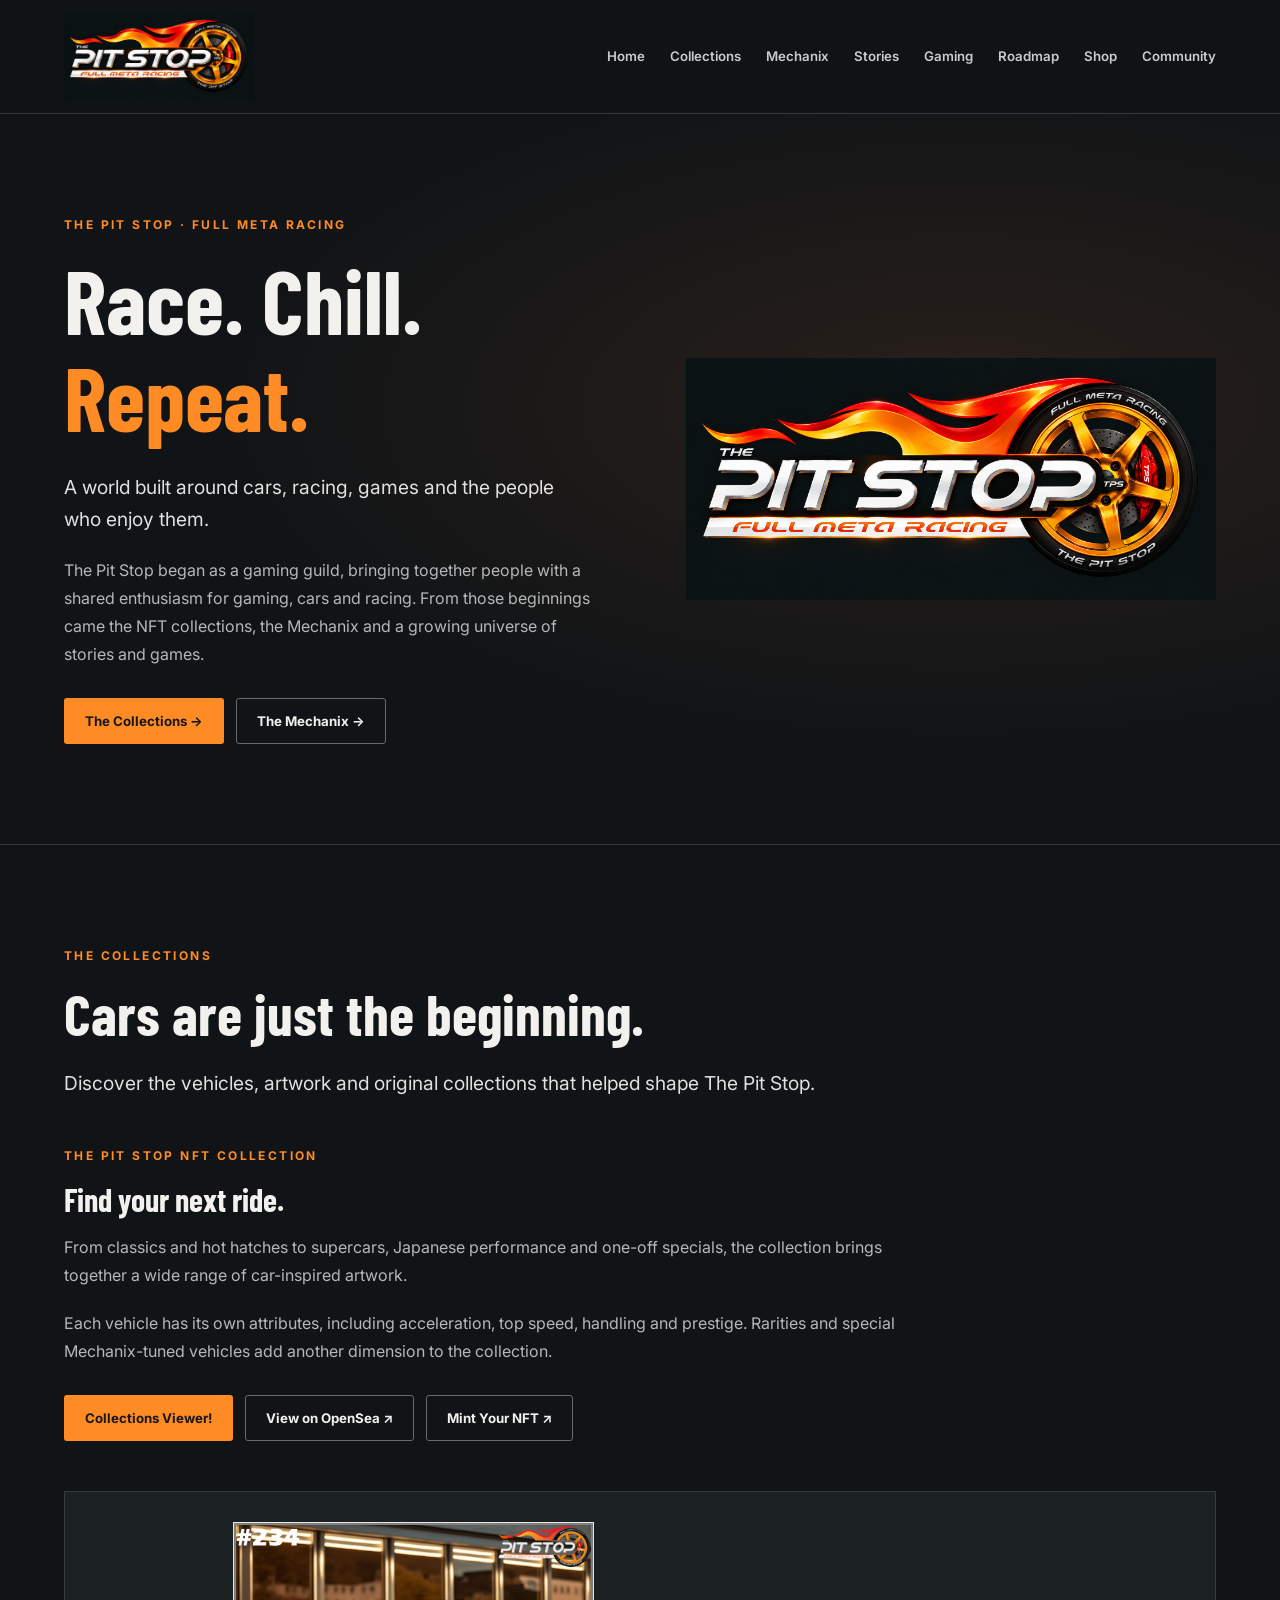
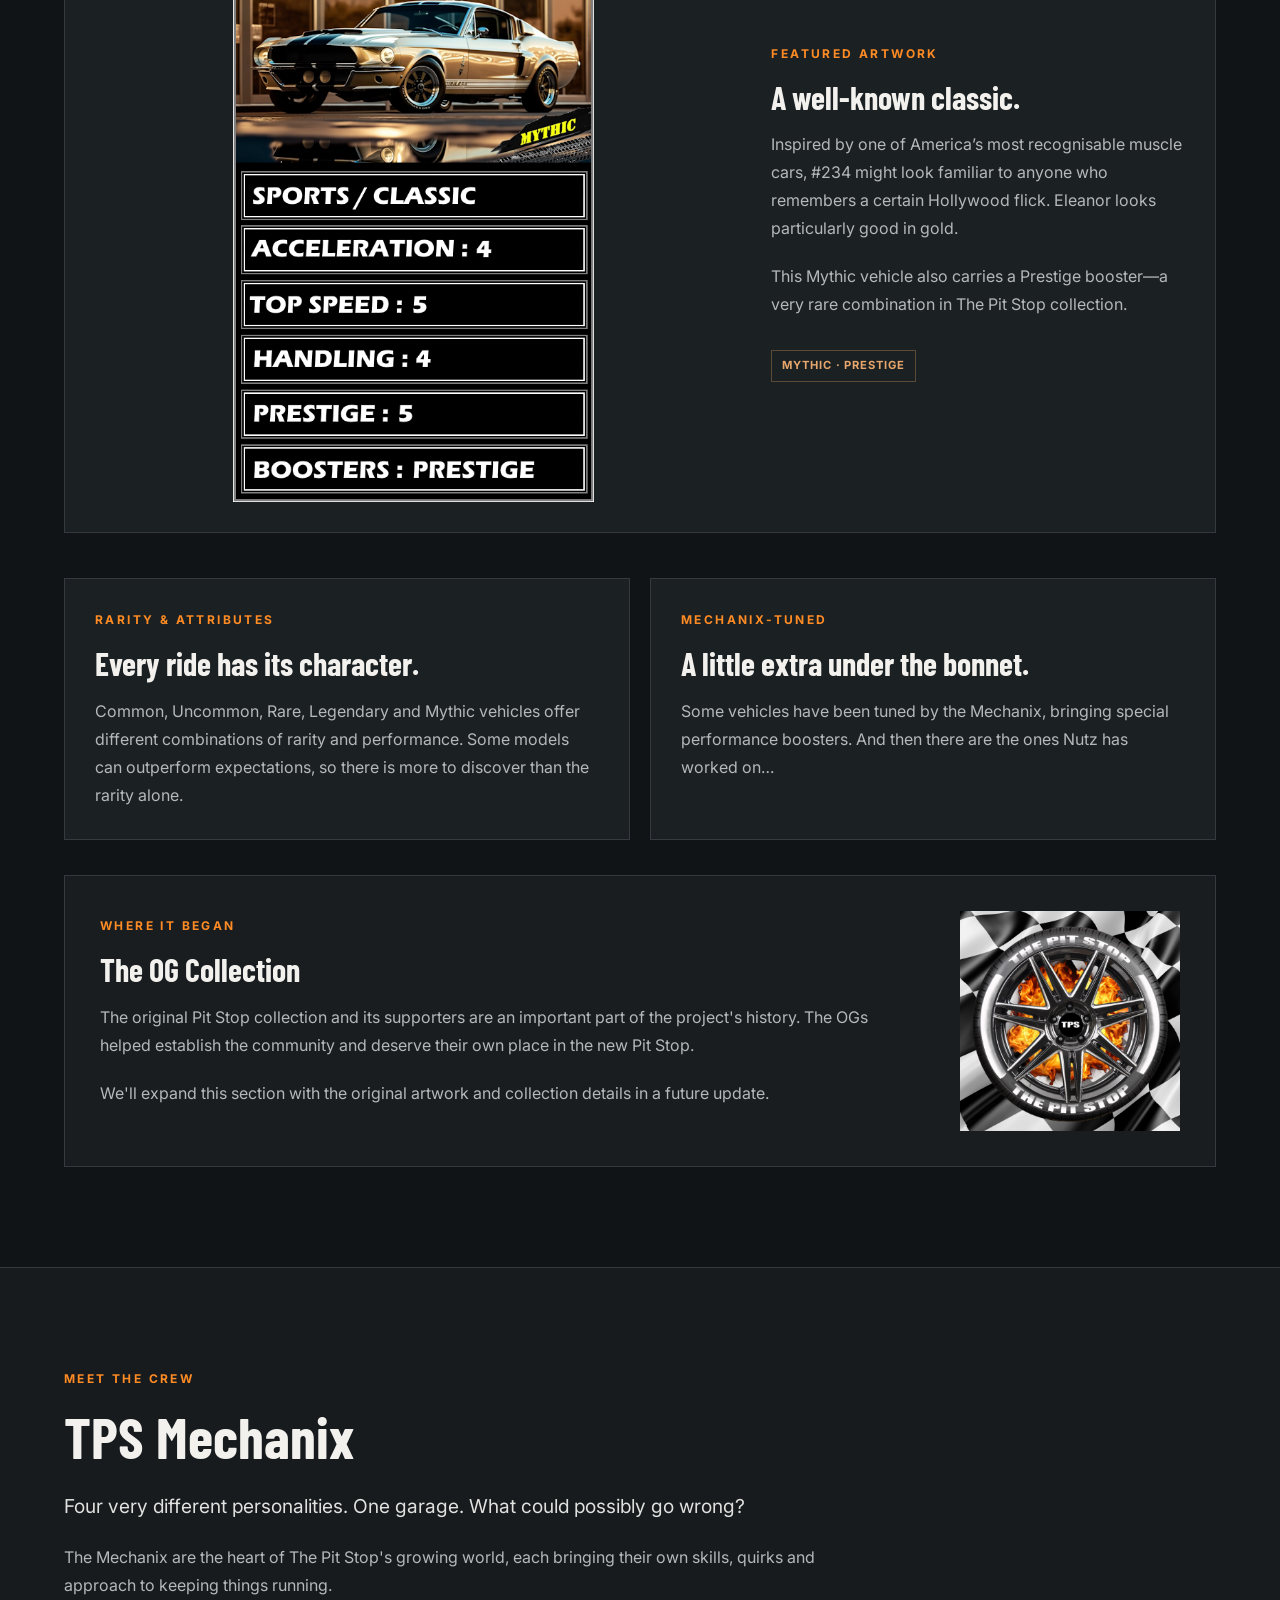
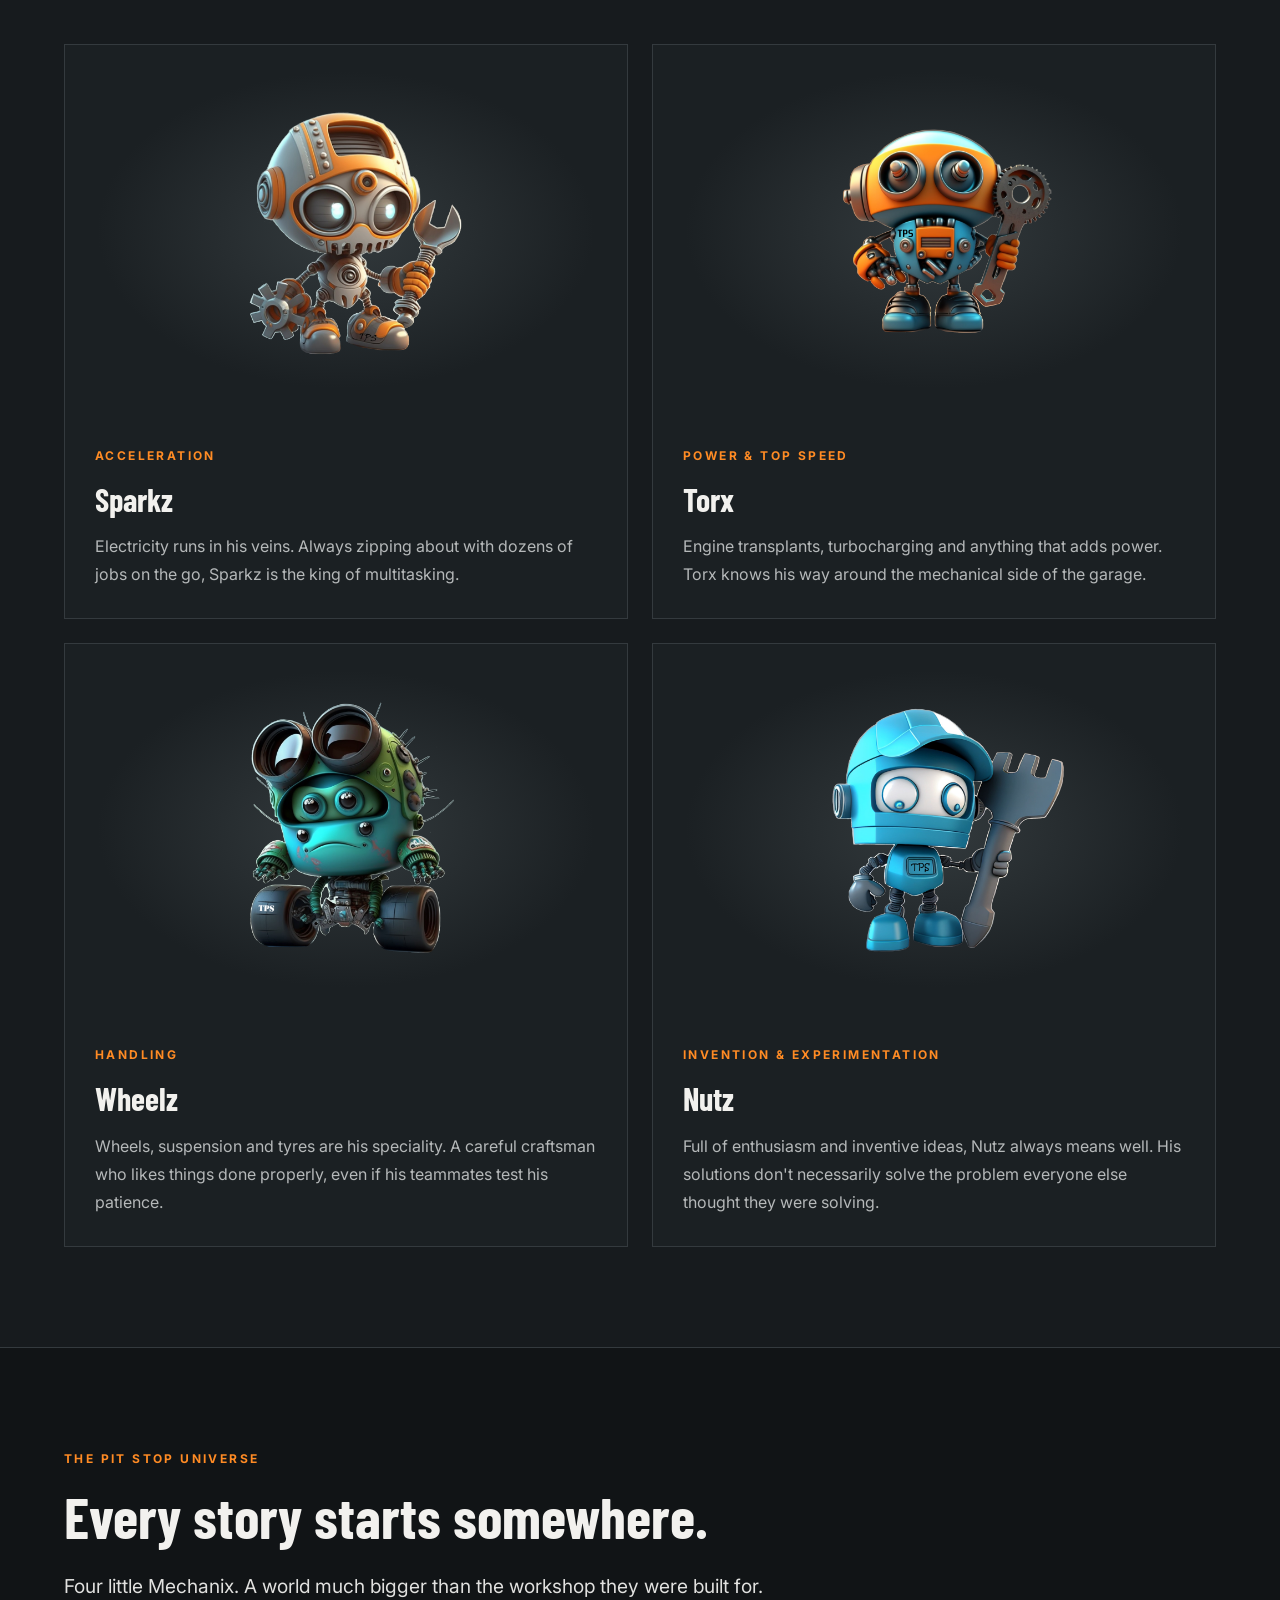
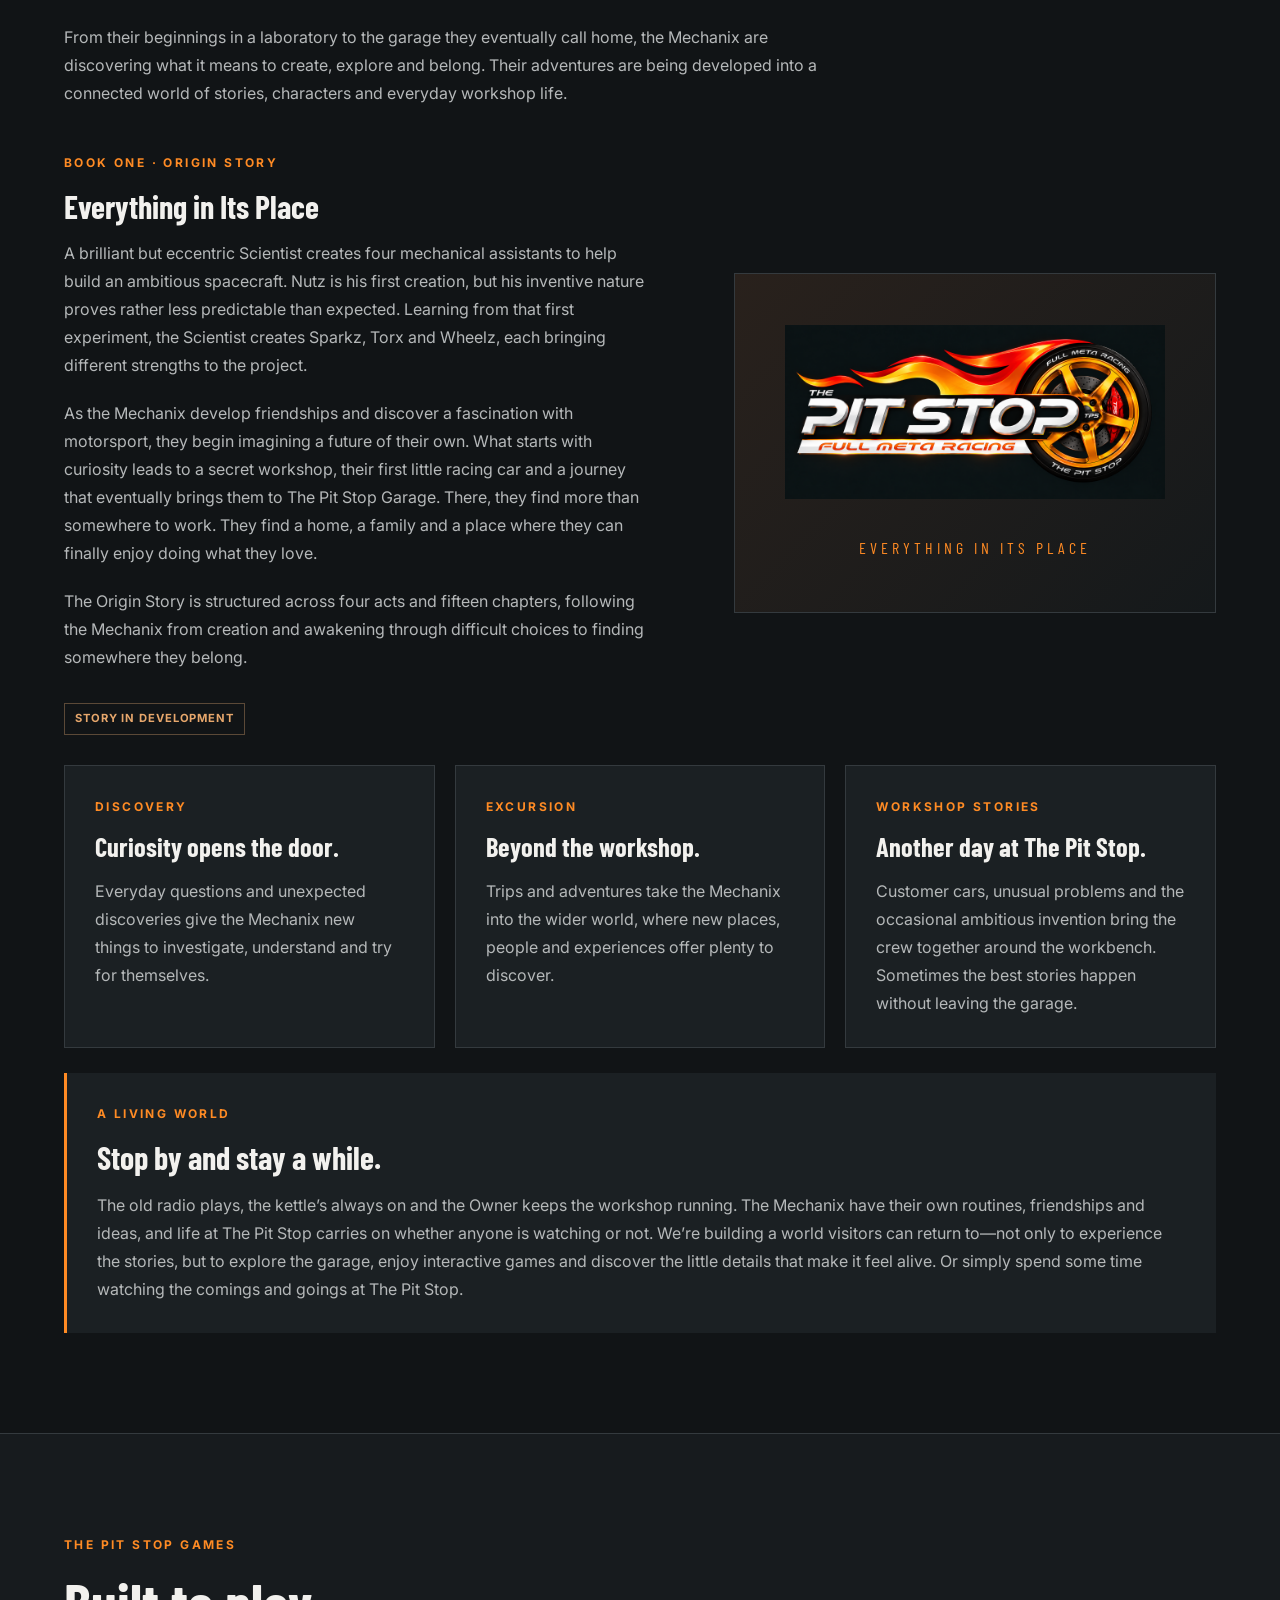
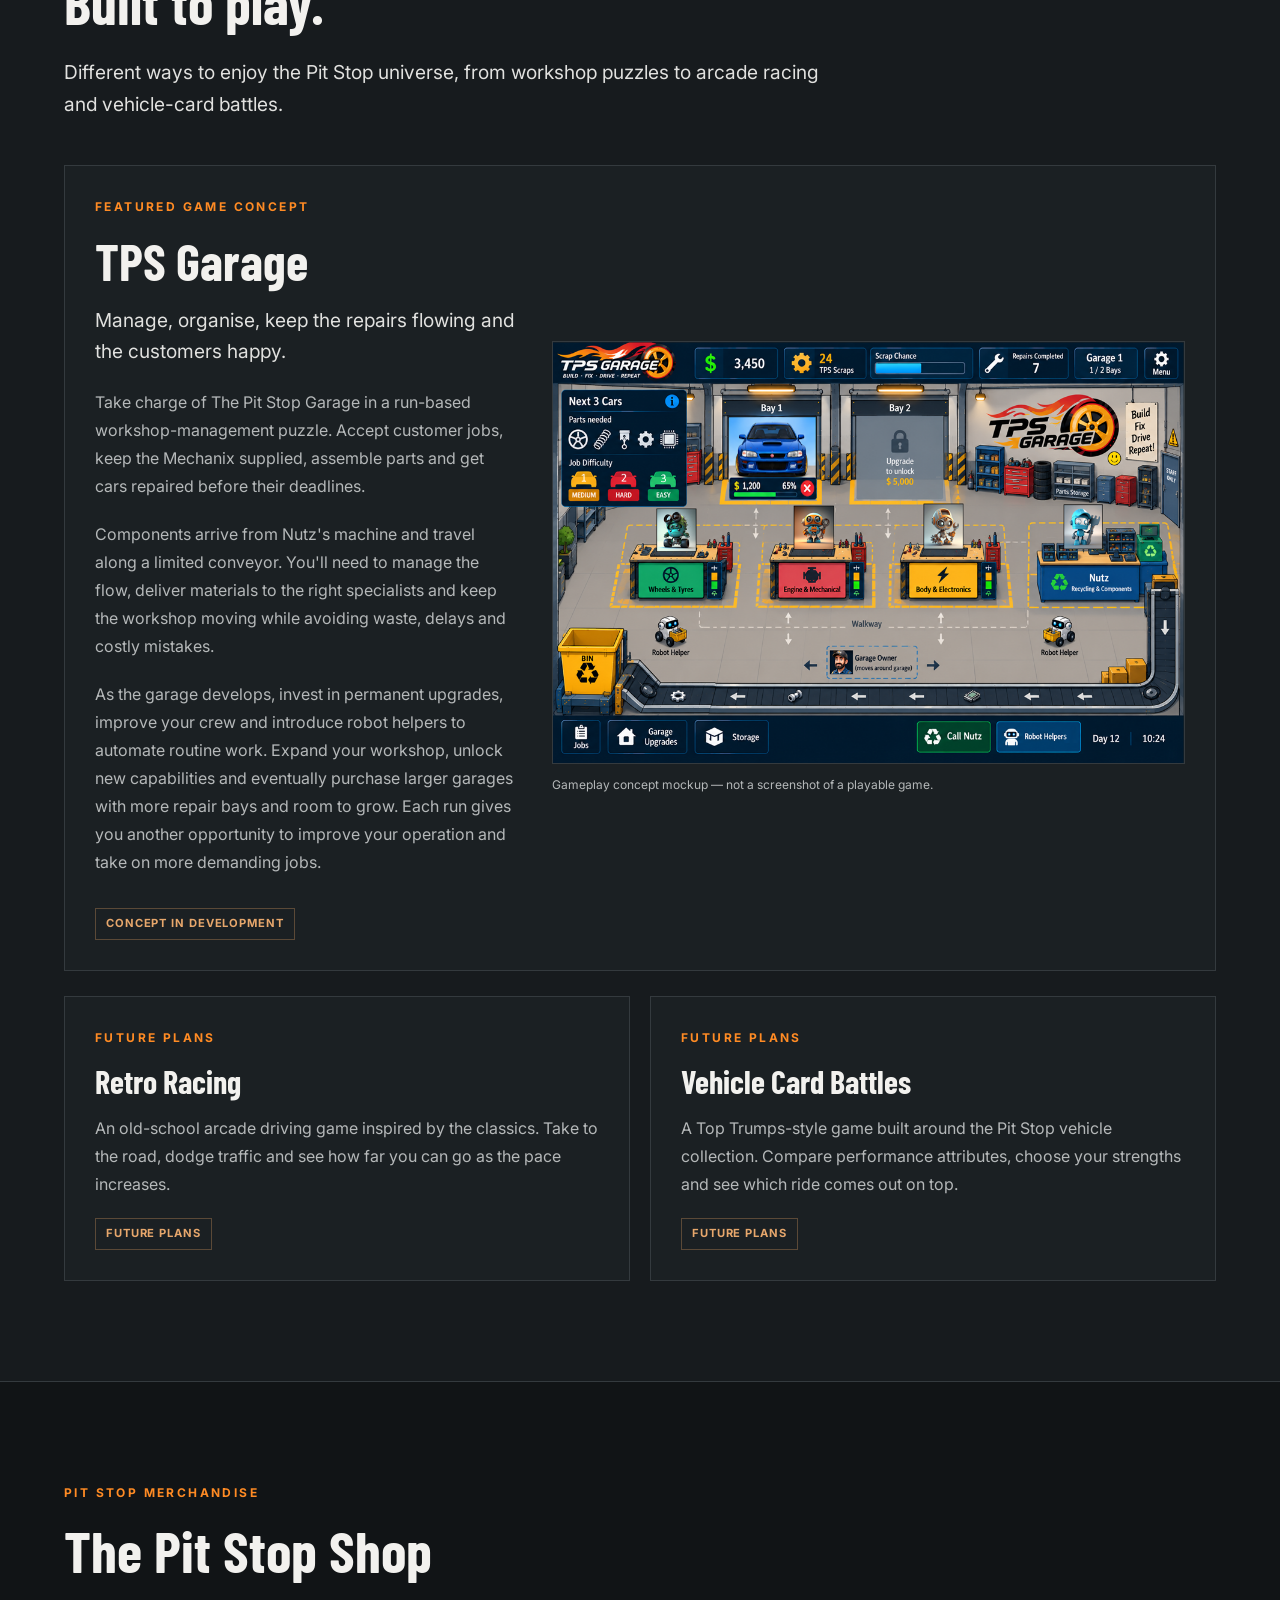
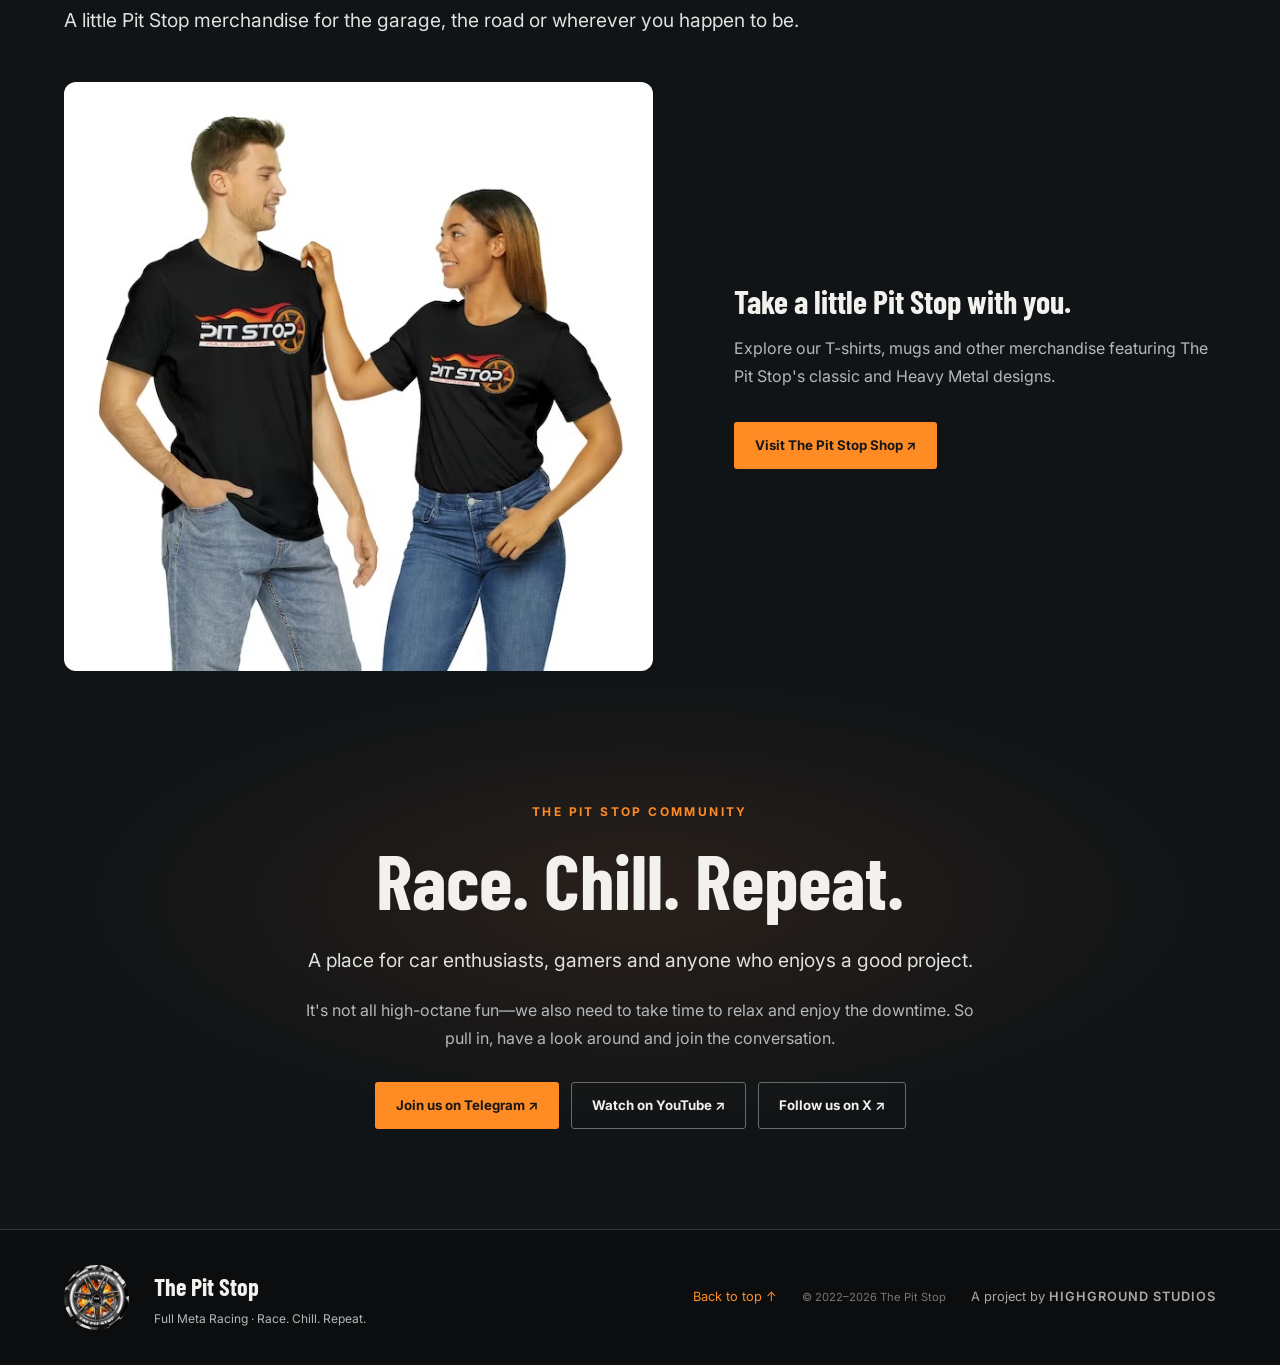
<file: index.html>
<!DOCTYPE html>

<html lang="en">
<head>
<meta charset="utf-8"/>
<meta content="width=device-width,initial-scale=1" name="viewport"/>
<title>
   The Pit Stop | Race. Chill. Repeat.
  </title>
<link href="styles.css" rel="stylesheet"/>
<link href="assets/images/favicon.png" rel="icon" type="image/png"/>
</head>
<body>
<header>
<a href="#home">
<img alt="The Pit Stop" src="assets/images/main-banner.png"/>
</a>
<button aria-expanded="false" id="menu">
    Menu ☰
   </button>

<nav id="nav">
    <a href="#home">Home</a>
    <a href="collections.html">Collections</a>
    <a href="#mechanix">Mechanix</a>
    <a href="#stories">Stories</a>
    <a href="#gaming">Gaming</a>
    <a href="roadmap.html">Roadmap</a>
    <a href="#shop">Shop</a>
    <a href="#community">Community</a>
</nav>

</header>
<main>
<section class="hero" id="home">
<div>
<p class="eyebrow">
      THE PIT STOP · FULL META RACING
</p>
<h1>
      Race. Chill.
      <br/>
      <em>
       Repeat.
      </em>
</h1>
<p class="lead">
      A world built around cars, racing, games and the people who enjoy them.
</p>
<p>
      The Pit Stop began as a gaming guild, bringing together people with a shared enthusiasm for gaming, cars and racing. From those beginnings came the NFT collections, the Mechanix and a growing universe of stories and games.
</p>
<div class="actions">
<a class="button primary" href="collections.html">
    The Collections →
</a>
<a class="button secondary" href="#mechanix">
       The Mechanix →
</a>
</div>
</div>
<div class="hero-art">
<img alt="The Pit Stop Full Meta Racing" src="assets/images/main-banner.png"/>
</div>
</section>
<section id="collection">
<div class="heading">
<p class="eyebrow">
      THE COLLECTIONS
</p>
<h2>
      Cars are just the beginning.
</h2>
<p class="lead">
      Discover the vehicles, artwork and original collections that helped shape The Pit Stop.
</p>
</div>
<div class="feature collection-intro">
<div>
<p class="eyebrow">
       THE PIT STOP NFT COLLECTION
</p>
<h3>
       Find your next ride.
</h3>
<p>
       From classics and hot hatches to supercars, Japanese performance and one-off specials, the collection brings together a wide range of car-inspired artwork.
</p>
<p>
       Each vehicle has its own attributes, including acceleration, top speed, handling and prestige. Rarities and special Mechanix-tuned vehicles add another dimension to the collection.
</p>
<div class="actions">
      <a class="button primary" href="collections.html">
      Collections Viewer!
      </a>
      <a class="button secondary" href="https://opensea.io/collection/the-pit-stop-nfts" rel="noopener noreferrer" target="_blank">
        View on OpenSea ↗
      </a>
      <a class="button secondary" href="https://launchpad.heymint.xyz/mint/the-pit-stop" rel="noopener noreferrer" target="_blank">
            Mint Your NFT ↗
      </a>
</div>
</div>
</div>
<div class="collection-featured">
      <button aria-label="Enlarge featured vehicle" id="featured-card" type="button">
            <img alt="Featured Pit Stop vehicle" id="featured-image" src="assets/images/234.png"/>
      </button>
      <div>
      <p class="eyebrow">FEATURED ARTWORK</p>
      <h3 id="featured-title">A well-known classic.</h3>
      <p id="featured-description">Inspired by one of America’s most recognisable muscle cars, #234 might look familiar to anyone who remembers a certain Hollywood flick. Eleanor looks particularly good in gold.</p>
      <p id="featured-attributes">This Mythic vehicle also carries a Prestige booster—a very rare combination in The Pit Stop collection.</p>
      <span class="status">Mythic · Prestige</span>
      </div>
</div>

<div class="info-grid">
<article class="panel">
<p class="eyebrow">
       RARITY &amp; ATTRIBUTES
</p>
<h3>
       Every ride has its character.
</h3>
<p>
       Common, Uncommon, Rare, Legendary and Mythic vehicles offer different combinations of rarity and performance. Some models can outperform expectations, so there is more to discover than the rarity alone.
</p>
</article>
<article class="panel">
<p class="eyebrow">
       MECHANIX-TUNED
</p>
<h3>
       A little extra under the bonnet.
</h3>
<p>
       Some vehicles have been tuned by the Mechanix, bringing special performance boosters. And then there are the ones Nutz has worked on…
</p>
</article>
</div>
<div class="og">
<div>
<p class="eyebrow">
       WHERE IT BEGAN
</p>
<h3>
       The OG Collection
</h3>
<p>
       The original Pit Stop collection and its supporters are an important part of the project's history. The OGs helped establish the community and deserve their own place in the new Pit Stop.
</p>
<p>
       We'll expand this section with the original artwork and collection details in a future update.
</p>
</div>
      <img alt="The Pit Stop alternative wheel logo" src="assets/images/alt-logo.jpg"/>
</div>
</section>
<section class="dark" id="mechanix">
<div class="heading">
<p class="eyebrow">
      MEET THE CREW
</p>
<h2>
      TPS Mechanix
</h2>
<p class="lead">
      Four very different personalities. One garage. What could possibly go wrong?
</p>
<p>
      The Mechanix are the heart of The Pit Stop's growing world, each bringing their own skills, quirks and approach to keeping things running.
</p>
</div>
<div class="crew">
<article>
<div aria-label="Sparkz: Time to get moving!" class="crew-portrait" tabindex="0">
<img alt="Sparkz" src="assets/images/sparkz.png"/>
<span class="crew-bubble">Time to get moving!</span>
</div>
<div>
<p class="eyebrow">
        ACCELERATION
</p>
<h3>
        Sparkz
</h3>
<p>
        Electricity runs in his veins. Always zipping about with dozens of jobs on the go, Sparkz is the king of multitasking.
</p>
</div>
</article>
<article>
<div aria-label="Torx: What does the evidence tell us?" class="crew-portrait" tabindex="0">
<img alt="Torx" src="assets/images/torx.png"/>
<span class="crew-bubble">What does the evidence tell us?</span>
</div>
<div>
<p class="eyebrow">
        POWER &amp; TOP SPEED
       </p>
<h3>
        Torx
       </h3>
<p>
        Engine transplants, turbocharging and anything that adds power. Torx knows his way around the mechanical side of the garage.
       </p>
</div>
</article>
<article>
<div aria-label="Wheelz: One last check... just to be sure." class="crew-portrait" tabindex="0">
<img alt="Wheelz" src="assets/images/wheelz.png"/>
<span class="crew-bubble">One last check... just to be sure.</span>
</div>
<div>
<p class="eyebrow">
        HANDLING
       </p>
<h3>
        Wheelz
       </h3>
<p>
        Wheels, suspension and tyres are his speciality. A careful craftsman who likes things done properly, even if his teammates test his patience.
       </p>
</div>
</article>
<article>
<div aria-label="Nutz: What if...? I've got an idea!" class="crew-portrait" tabindex="0">
<img alt="Nutz" src="assets/images/nutz.png"/>
<span class="crew-bubble">What if...? I've got an idea!</span>
</div>
<div>
<p class="eyebrow">
        INVENTION &amp; EXPERIMENTATION
       </p>
<h3>
        Nutz
       </h3>
<p>
        Full of enthusiasm and inventive ideas, Nutz always means well. His solutions don't necessarily solve the problem everyone else thought they were solving.
       </p>
</div>
</article>
</div>
</section>
<section id="stories">
<div class="heading">
<p class="eyebrow">THE PIT STOP UNIVERSE</p>
<h2>Every story starts somewhere.</h2>
<p class="lead">Four little Mechanix. A world much bigger than the workshop they were built for.</p>
<p>From their beginnings in a laboratory to the garage they eventually call home, the Mechanix are discovering what it means to create, explore and belong. Their adventures are being developed into a connected world of stories, characters and everyday workshop life.</p>
</div>
<div class="story-feature">
<div>
<p class="eyebrow">BOOK ONE · ORIGIN STORY</p>
<h3>Everything in Its Place</h3>
<p>A brilliant but eccentric Scientist creates four mechanical assistants to help build an ambitious spacecraft. Nutz is his first creation, but his inventive nature proves rather less predictable than expected. Learning from that first experiment, the Scientist creates Sparkz, Torx and Wheelz, each bringing different strengths to the project.</p>
<p>As the Mechanix develop friendships and discover a fascination with motorsport, they begin imagining a future of their own. What starts with curiosity leads to a secret workshop, their first little racing car and a journey that eventually brings them to The Pit Stop Garage. There, they find more than somewhere to work. They find a home, a family and a place where they can finally enjoy doing what they love.</p>
<p>The Origin Story is structured across four acts and fifteen chapters, following the Mechanix from creation and awakening through difficult choices to finding somewhere they belong.</p>
<span class="status">Story in development</span>
</div>
<div class="story-art">
<img alt="The Pit Stop" src="assets/images/main-banner.png"/>
<span>EVERYTHING IN ITS PLACE</span>
</div>
</div>
<div class="story-grid">
<article class="panel">
<p class="eyebrow">DISCOVERY</p>
<h3>Curiosity opens the door.</h3>
<p>Everyday questions and unexpected discoveries give the Mechanix new things to investigate, understand and try for themselves.</p>
</article>
<article class="panel">
<p class="eyebrow">EXCURSION</p>
<h3>Beyond the workshop.</h3>
<p>Trips and adventures take the Mechanix into the wider world, where new places, people and experiences offer plenty to discover.</p>
</article>
<article class="panel">
<p class="eyebrow">WORKSHOP STORIES</p>
<h3>Another day at The Pit Stop.</h3>
<p>Customer cars, unusual problems and the occasional ambitious invention bring the crew together around the workbench. Sometimes the best stories happen without leaving the garage.</p>
</article>
</div>
<div class="story-note">
<p class="eyebrow">A LIVING WORLD</p>
<h3>Stop by and stay a while.</h3>
<p>The old radio plays, the kettle’s always on and the Owner keeps the workshop running. The Mechanix have their own routines, friendships and ideas, and life at The Pit Stop carries on whether anyone is watching or not. We’re building a world visitors can return to—not only to experience the stories, but to explore the garage, enjoy interactive games and discover the little details that make it feel alive. Or simply spend some time watching the comings and goings at The Pit Stop.</p>
</div>
</section>
<section class="dark" id="gaming">
<div class="heading">
<p class="eyebrow">
      THE PIT STOP GAMES
     </p>
<h2>
      Built to play.
     </h2>
<p class="lead">
      Different ways to enjoy the Pit Stop universe, from workshop puzzles to arcade racing and vehicle-card battles.
     </p>
</div>
<article class="garage-feature panel">
<div class="garage-copy">
<p class="eyebrow">FEATURED GAME CONCEPT</p>
<h3>TPS Garage</h3>
<p class="lead">Manage, organise, keep the repairs flowing and the customers happy.</p>
<p>Take charge of The Pit Stop Garage in a run-based workshop-management puzzle. Accept customer jobs, keep the Mechanix supplied, assemble parts and get cars repaired before their deadlines.</p>
<p>Components arrive from Nutz's machine and travel along a limited conveyor. You'll need to manage the flow, deliver materials to the right specialists and keep the workshop moving while avoiding waste, delays and costly mistakes.</p>
<p>As the garage develops, invest in permanent upgrades, improve your crew and introduce robot helpers to automate routine work. Expand your workshop, unlock new capabilities and eventually purchase larger garages with more repair bays and room to grow. Each run gives you another opportunity to improve your operation and take on more demanding jobs.</p>
<span class="status">Concept in development</span>
</div>
<figure class="garage-art">
<img alt="TPS Garage gameplay concept showing repair bays, Mechanix workstations, conveyor and robot helpers" loading="lazy" src="assets/images/tps-garage-mockup.png"/>
<figcaption>Gameplay concept mockup — not a screenshot of a playable game.</figcaption>
</figure>
</article>
<div class="games">
<article class="panel">
<p class="eyebrow">FUTURE PLANS</p>
<h3>Retro Racing</h3>
<p>An old-school arcade driving game inspired by the classics. Take to the road, dodge traffic and see how far you can go as the pace increases.</p>
<span class="status">Future plans</span>
</article>
<article class="panel">
<p class="eyebrow">FUTURE PLANS</p>
<h3>Vehicle Card Battles</h3>
<p>A Top Trumps-style game built around the Pit Stop vehicle collection. Compare performance attributes, choose your strengths and see which ride comes out on top.</p>
<span class="status">Future plans</span>
</article>
</div>
</section>
<section class="shop-section" id="shop">
<div class="heading">
<p class="eyebrow">PIT STOP MERCHANDISE</p>
<h2>The Pit Stop Shop</h2>
<p class="lead">A little Pit Stop merchandise for the garage, the road or wherever you happen to be.</p>
</div>
<div class="shop-feature">
<div class="shop-art">
<img alt="The Pit Stop branded T-shirts" loading="lazy" src="assets/images/tshirts.jpg"/>
</div>
<div class="shop-copy">
<h3>Take a little Pit Stop with you.</h3>
<p>Explore our T-shirts, mugs and other merchandise featuring The Pit Stop's classic and Heavy Metal designs.</p>
<a class="button primary" href="https://pit-stop-shop.printify.me/products" rel="noopener noreferrer" target="_blank">Visit The Pit Stop Shop ↗</a>
</div>
</div>

<section class="community" id="community">
    <p class="eyebrow">
        THE PIT STOP COMMUNITY
    </p>

    <h2>
        Race. Chill. Repeat.
    </h2>

    <p class="lead">
        A place for car enthusiasts, gamers and anyone who enjoys a good project.
    </p>

    <p>
        It's not all high-octane fun—we also need to take time to relax and enjoy
        the downtime. So pull in, have a look around and join the conversation.
    </p>

      <div class="community-links">
      <a class="button primary"
            href="https://t.me/the_pit_stop"
            target="_blank"
            rel="noopener noreferrer">
            Join us on Telegram ↗
      </a>

      <a class="button secondary"
            href="https://www.youtube.com/@thepitstopguild/streams"
            target="_blank"
            rel="noopener noreferrer">
            Watch on YouTube ↗
      </a>

      <a class="button secondary"
            href="https://twitter.com/ThePitStopGuild"
            target="_blank"
            rel="noopener noreferrer">
            Follow us on X ↗
      </a>
      </div>
</section>

</main>
<footer>
<img alt="The Pit Stop" src="assets/images/alt-logo.jpg"/>
<div>
<strong>
     The Pit Stop
    </strong>
<p>
     Full Meta Racing · Race. Chill. Repeat.
    </p>
</div>
<a href="#home">
    Back to top ↑
   </a>
<small>
    ©
    2022–<span id="year">
</span>
    The Pit Stop
   </small>

<div class="studio-credit">
  A project by
  <a href="https://highgroundstudios.net/" target="_blank" rel="noopener noreferrer">
    HIGHGROUND STUDIOS
  </a>
</div>   
</footer>
<script defer="" src="collection.js">
</script>
<script defer="" src="site.js">
</script>
</body>
</html>
</file>
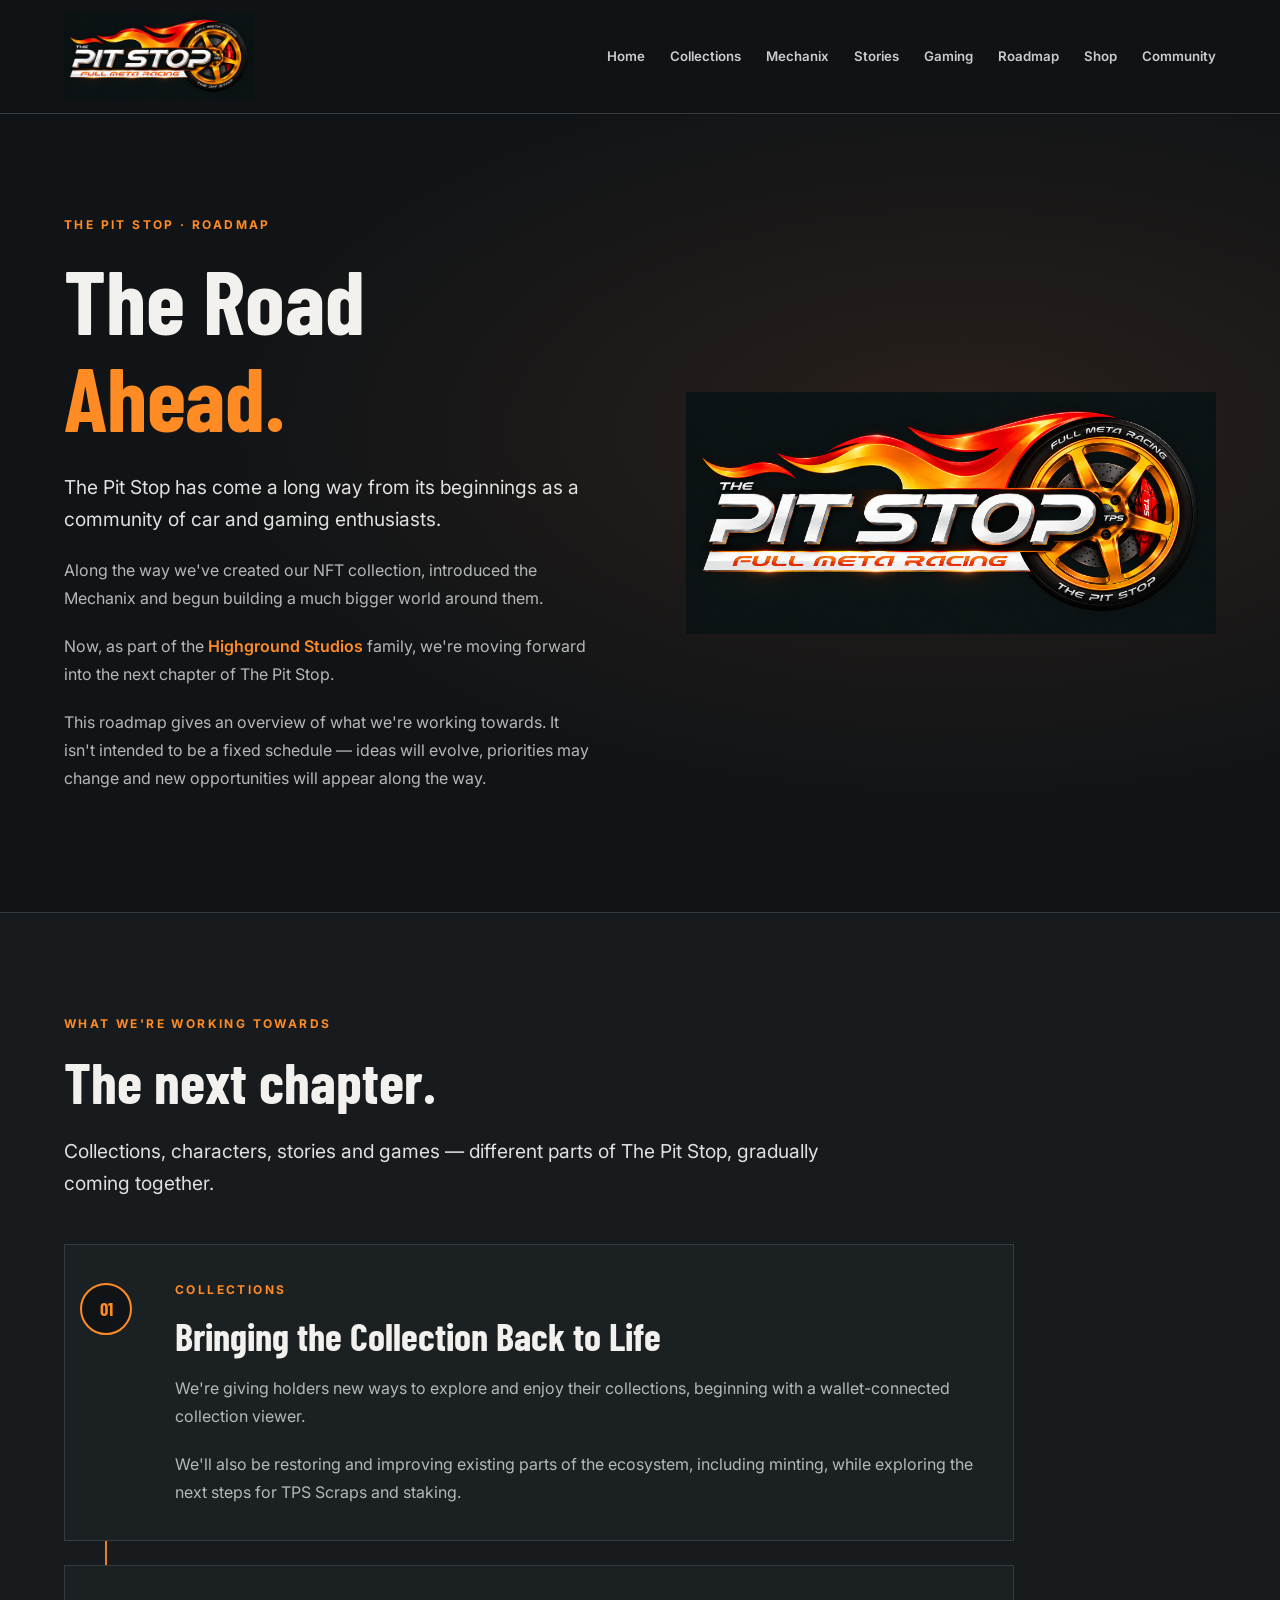
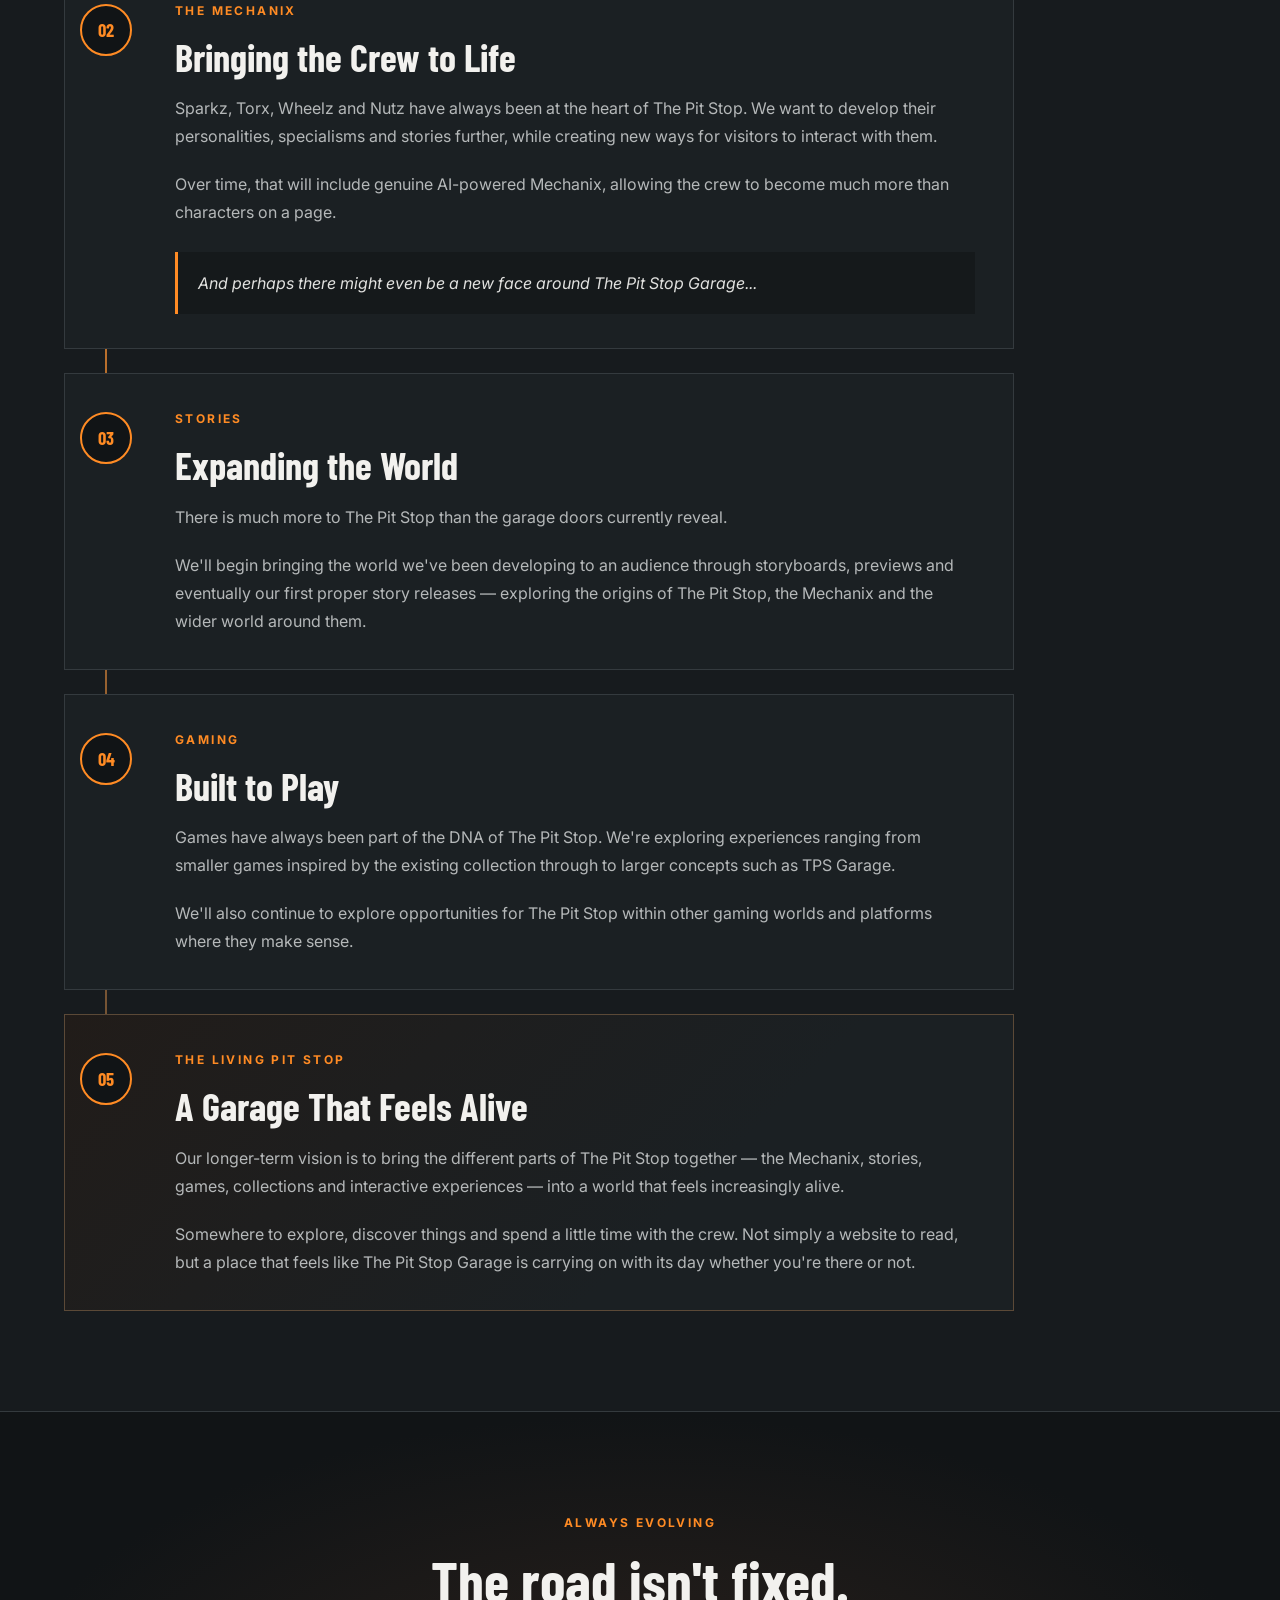
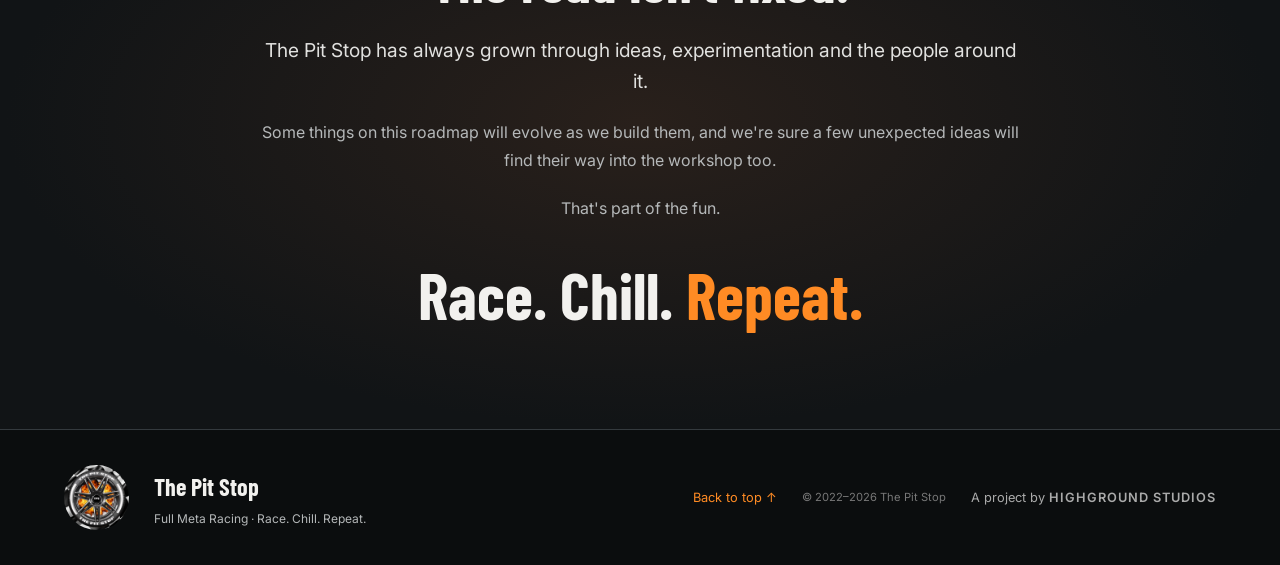
<file: roadmap.html>
<!DOCTYPE html>
<html lang="en">

<head>
    <meta charset="utf-8" />
    <meta content="width=device-width,initial-scale=1" name="viewport" />
    <title>The Pit Stop | Roadmap</title>

    <link href="styles.css" rel="stylesheet" />
    <link href="assets/images/favicon.png" rel="icon" type="image/png" />
</head>

<body id=""top">

<header>
    <a href="index.html#home">
        <img alt="The Pit Stop" src="assets/images/main-banner.png" />
    </a>

    <button aria-expanded="false" id="menu">
        Menu ☰
    </button>

    <nav id="nav">
        <a href="index.html#home">Home</a>
        <a href="collections.html">Collections</a>
        <a href="index.html#mechanix">Mechanix</a>
        <a href="index.html#stories">Stories</a>
        <a href="index.html#gaming">Gaming</a>
        <a href="roadmap.html">Roadmap</a>
        <a href="index.html#shop">Shop</a>
        <a href="index.html#community">Community</a>
    </nav>
</header>


<main>

    <!-- ROADMAP INTRO -->
    <section class="roadmap-hero">

        <div class="roadmap-hero-copy">

            <p class="eyebrow">THE PIT STOP · ROADMAP</p>

            <h1>
                The Road
                <br />
                <em>Ahead.</em>
            </h1>

            <p class="lead">
                The Pit Stop has come a long way from its beginnings as a
                community of car and gaming enthusiasts.
            </p>

            <p>
                Along the way we've created our NFT collection, introduced the
                Mechanix and begun building a much bigger world around them.
            </p>

            <p>
                Now, as part of the
                <a class="inline-link"
                   href="https://highgroundstudios.net/"
                   target="_blank"
                   rel="noopener noreferrer">
                    Highground Studios
                </a>
                family, we're moving forward into the next chapter of
                The Pit Stop.
            </p>

            <p>
                This roadmap gives an overview of what we're working towards.
                It isn't intended to be a fixed schedule — ideas will evolve,
                priorities may change and new opportunities will appear along
                the way.
            </p>

        </div>

        <div class="roadmap-hero-art">
            <img
                alt="The Pit Stop Full Meta Racing"
                src="assets/images/main-banner.png"
            />
        </div>

    </section>


    <!-- ROADMAP -->
    <section class="dark roadmap">

        <div class="heading">
            <p class="eyebrow">WHAT WE'RE WORKING TOWARDS</p>

            <h2>The next chapter.</h2>

            <p class="lead">
                Collections, characters, stories and games — different parts
                of The Pit Stop, gradually coming together.
            </p>
        </div>


        <div class="roadmap-list">

            <!-- COLLECTIONS -->
            <article class="roadmap-item panel">

                <div class="roadmap-marker">
                    <span>01</span>
                </div>

                <div>
                    <p class="eyebrow">COLLECTIONS</p>

                    <h3>Bringing the Collection Back to Life</h3>

                    <p>
                        We're giving holders new ways to explore and enjoy
                        their collections, beginning with a wallet-connected
                        collection viewer.
                    </p>

                    <p>
                        We'll also be restoring and improving existing parts
                        of the ecosystem, including minting, while exploring
                        the next steps for TPS Scraps and staking.
                    </p>
                </div>

            </article>


            <!-- MECHANIX -->
            <article class="roadmap-item panel">

                <div class="roadmap-marker">
                    <span>02</span>
                </div>

                <div>
                    <p class="eyebrow">THE MECHANIX</p>

                    <h3>Bringing the Crew to Life</h3>

                    <p>
                        Sparkz, Torx, Wheelz and Nutz have always been at the
                        heart of The Pit Stop. We want to develop their
                        personalities, specialisms and stories further, while
                        creating new ways for visitors to interact with them.
                    </p>

                    <p>
                        Over time, that will include genuine AI-powered
                        Mechanix, allowing the crew to become much more than
                        characters on a page.
                    </p>

                    <p class="roadmap-teaser">
                        And perhaps there might even be a new face around
                        The Pit Stop Garage...
                    </p>
                </div>

            </article>


            <!-- STORIES -->
            <article class="roadmap-item panel">

                <div class="roadmap-marker">
                    <span>03</span>
                </div>

                <div>
                    <p class="eyebrow">STORIES</p>

                    <h3>Expanding the World</h3>

                    <p>
                        There is much more to The Pit Stop than the garage
                        doors currently reveal.
                    </p>

                    <p>
                        We'll begin bringing the world we've been developing
                        to an audience through storyboards, previews and
                        eventually our first proper story releases —
                        exploring the origins of The Pit Stop, the Mechanix
                        and the wider world around them.
                    </p>
                </div>

            </article>


            <!-- GAMING -->
            <article class="roadmap-item panel">

                <div class="roadmap-marker">
                    <span>04</span>
                </div>

                <div>
                    <p class="eyebrow">GAMING</p>

                    <h3>Built to Play</h3>

                    <p>
                        Games have always been part of the DNA of The Pit Stop.
                        We're exploring experiences ranging from smaller games
                        inspired by the existing collection through to larger
                        concepts such as TPS Garage.
                    </p>

                    <p>
                        We'll also continue to explore opportunities for
                        The Pit Stop within other gaming worlds and platforms
                        where they make sense.
                    </p>
                </div>

            </article>


            <!-- LIVING PIT STOP -->
            <article class="roadmap-item roadmap-item-featured panel">

                <div class="roadmap-marker">
                    <span>05</span>
                </div>

                <div>
                    <p class="eyebrow">THE LIVING PIT STOP</p>

                    <h3>A Garage That Feels Alive</h3>

                    <p>
                        Our longer-term vision is to bring the different parts
                        of The Pit Stop together — the Mechanix, stories, games,
                        collections and interactive experiences — into a world
                        that feels increasingly alive.
                    </p>

                    <p>
                        Somewhere to explore, discover things and spend a little
                        time with the crew. Not simply a website to read, but a
                        place that feels like The Pit Stop Garage is carrying
                        on with its day whether you're there or not.
                    </p>
                </div>

            </article>

        </div>

    </section>


    <!-- CLOSING -->
    <section class="roadmap-outro">

        <p class="eyebrow">ALWAYS EVOLVING</p>

        <h2>The road isn't fixed.</h2>

        <p class="lead">
            The Pit Stop has always grown through ideas, experimentation
            and the people around it.
        </p>

        <p>
            Some things on this roadmap will evolve as we build them,
            and we're sure a few unexpected ideas will find their way
            into the workshop too.
        </p>

        <p>That's part of the fun.</p>

        <h3 class="roadmap-signoff">
            Race. Chill. <span>Repeat.</span>
        </h3>

    </section>

</main>


<footer>

    <img alt="The Pit Stop" src="assets/images/alt-logo.jpg" />

    <div>
        <strong>The Pit Stop</strong>
        <p>Full Meta Racing · Race. Chill. Repeat.</p>
    </div>

    <a href="#top">Back to top ↑</a>

    <small>
        © 2022–<span id="year"></span> The Pit Stop
    </small>

    <div class="studio-credit">
        A project by
        <a
            href="https://highgroundstudios.net/"
            target="_blank"
            rel="noopener noreferrer">
            HIGHGROUND STUDIOS
        </a>
    </div>

</footer>


<script defer src="site.js"></script>

</body>
</html>
</file>
<file: styles.css>
@import url('https://fonts.googleapis.com/css2?family=Barlow+Condensed:wght@500;600;700;800&family=Inter:wght@400;500;600;700&display=swap');
:root {
    --bg:#111416;
    --surface:#1b2023;
    --text:#f2f1ee;
    --muted:#b5b8b9;
    --orange:#ff8b24;
    --line:#343a3e;
    --max:1180px
}



* {
    box-sizing:border-box
}



html {
    scroll-behavior:smooth;
    scroll-padding-top:95px
}



body {
    margin:0;
    background:var(--bg);
    color:var(--text);
    font:16px/1.75 Inter,Arial,sans-serif
}



img {
    max-width:100%;
    display:block
}



a {
    color:inherit;
    text-decoration:none
}



button {
    font:inherit
}



h1,h2,h3,p {
    margin-top:0
}



h1,h2,h3 {
    font-family:'Barlow Condensed',Impact,sans-serif;
    line-height:1.08
}



h1 {
    font-size:clamp(3.8rem,7vw,7rem);
    margin-bottom:28px
}



h2 {
    font-size:clamp(2.7rem,4.5vw,4.3rem);
    margin-bottom:24px
}



h3 {
    font-size:2rem;
    margin-bottom:16px
}



p {
    color:var(--muted);
    margin-bottom:20px
}



h1 em {
    font-style:normal;
    color:var(--orange)
}



.lead {
    font-size:clamp(1.08rem,1.5vw,1.3rem);
    color:#e1e1df;
    line-height:1.65
}



.eyebrow {
    font-size:.75rem;
    font-weight:700;
    letter-spacing:.2em;
    color:var(--orange);
    text-transform:uppercase;
    margin-bottom:16px
}



header {
    position:sticky;
    top:0;
    z-index:10;
    display:flex;
    align-items:center;
    justify-content:space-between;
    gap:30px;
    padding:13px max(5%,calc((100% - var(--max))/2));
    background:rgba(17,20,22,.97);
    border-bottom:1px solid var(--line)
}



header>a {
    width:190px;
    flex-shrink:0
}



header nav {
    display:flex;
    gap:25px
}



header nav a {
    font-size:.83rem;
    font-weight:600;
    color:#c9cccd;
    white-space:nowrap
}



header nav a:hover {
    color:var(--orange)
}



#menu {
    display:none;
    background:none;
    border:1px solid var(--line);
    color:var(--text);
    padding:8px 12px;
    border-radius:4px
}



main>section {
    padding:100px max(5%,calc((100% - var(--max))/2));
    border-bottom:1px solid var(--line)
}



.dark {
    background:#171b1e
}



.hero {
    min-height:650px;
    display:grid;
    grid-template-columns:1fr 1fr;
    align-items:center;
    gap:8%;
    background:radial-gradient(ellipse at 75% 40%,#29201b,#111416 55%)
}



.hero-art {
    padding: 0;
    background: transparent;
    border: 0;
    box-shadow: none;
}

.hero-art img {
    width: 100%;
    height: auto;
}



.actions {
    display:flex;
    flex-wrap:wrap;
    gap:12px;
    margin-top:30px
}



.button {
    display:inline-flex;
    align-items:center;
    justify-content:center;
    padding:13px 20px;
    border:1px solid transparent;
    border-radius:3px;
    font-size:.83rem;
    font-weight:700;
    line-height:1.4;
    transition:background .2s,transform .2s
}



.button:hover {
    transform:translateY(-2px)
}



.primary {
    background:var(--orange);
    color:#171717
}



.primary:hover {
    background:#ffac57
}



.secondary {
    border-color:#686b6c
}



.secondary:hover {
    border-color:var(--orange);
    color:var(--orange)
}



.heading {
    max-width:790px;
    margin-bottom:45px
}



.feature {
    display:grid;
    grid-template-columns:1.1fr .9fr;
    align-items:center;
    gap:8%;
    margin-bottom:50px
}



.info-grid {
    display:grid;
    grid-template-columns:repeat(2,minmax(0,1fr));
    gap:20px
}



.panel {
    padding:30px;
    background:var(--surface);
    border:1px solid var(--line)
}



.panel p:last-child {
    margin-bottom:0
}



.og {
    display:grid;
    grid-template-columns:1fr 220px;
    align-items:center;
    gap:40px;
    margin-top:35px;
    padding:35px;
    background:#191d20;
    border:1px solid var(--line)
}



.og img {
    width:100%;
    max-height:220px;
    object-fit:contain
}



.crew {
    display:grid;
    grid-template-columns:repeat(2,minmax(0,1fr));
    gap:24px
}



.crew article {
    background:var(--surface);
    border:1px solid var(--line);
    overflow:hidden
}



.crew img {
    width:100%;
    height:320px;
    object-fit:contain;
    background:radial-gradient(ellipse,#333a3d,#1b2023 70%);
    padding:18px
}



.crew article>div {
    padding:25px 30px 30px
}



.crew article p:last-child {
    margin-bottom:0
}



.story-art {
    min-height:340px;
    background:linear-gradient(135deg,#29211c,#15191b);
    border:1px solid var(--line);
    display:flex;
    flex-direction:column;
    align-items:center;
    justify-content:center;
    gap:35px;
    padding:40px
}



.story-art img {
    max-width:380px
}



.story-art span {
    font-family:'Barlow Condensed',sans-serif;
    letter-spacing:.25em;
    color:var(--orange)
}



.status {
    display:inline-block;
    margin-top:12px;
    padding:5px 10px;
    border:1px solid #5b4937;
    color:#e7a76c;
    font-size:.7rem;
    font-weight:700;
    letter-spacing:.08em;
    text-transform:uppercase
}



.games {
    display:grid;
    grid-template-columns:repeat(3,minmax(0,1fr));
    gap:20px
}



.games .panel {
    display:flex;
    flex-direction:column;
    align-items:flex-start
}



.games .status {
    margin-top:auto
}


.community {
    text-align:center;
    background:radial-gradient(ellipse at center,#29201b,#111416 70%)
}

.community {
    padding-top: 130px;
}


.community h2 {
    font-size:clamp(3rem,6vw,5.5rem)
}



.community>p:not(.eyebrow) {
    max-width:680px;
    margin-left:auto;
    margin-right:auto
}



.community .button {
    margin-top:15px
}


.community-links {
    display: flex;
    justify-content: center;
    flex-wrap: wrap;
    gap: 12px;
    margin-top: 30px;
}

.community-links .button {
    margin-top: 0;
}

@media (max-width: 700px) {
    .community-links {
        flex-direction: column;
    }
}


footer {
    display:flex;
    align-items:center;
    gap:25px;
    padding:35px max(5%,calc((100% - var(--max))/2));
    background:#0b0d0e
}



footer img {
    width:65px;
    height:65px;
    object-fit:cover;
    border-radius:50%
}



footer strong {
    font-family:'Barlow Condensed',sans-serif;
    font-size:1.5rem
}



footer p {
    font-size:.75rem;
    margin:0
}



footer a {
    margin-left:auto;
    font-size:.8rem;
    color:var(--orange)
}



footer small {
    font-size:.7rem;
    color:#777
}

.inline-link {
    color: var(--orange);
    font-weight: 600;
}

.inline-link:hover {
    text-decoration: underline;
}

@media(max-width:1000px) {
    header {
    flex-wrap:wrap
}



header nav {
    gap:15px
}



header nav a {
    font-size:.75rem
}



.hero {
    gap:5%
}



main>section {
    padding-top:80px;
    padding-bottom:80px
}



.games {
    grid-template-columns:1fr 1fr
}



.games .panel:last-child {
    grid-column:1/-1
}


}



@media(max-width:700px) {
    html {
        scroll-padding-top:75px
    }

    .community {
        padding-top:80px
    }

    header {
    padding:12px 5%;
    flex-wrap:nowrap
}



header>a {
    width:150px
}



#menu {
    display:block
}



header nav {
    display:none;
    position:absolute;
    top:100%;
    left:0;
    right:0;
    background:#171b1e;
    padding:15px 5% 25px;
    border-bottom:1px solid var(--line);
    flex-direction:column;
    align-items:stretch;
    gap:0
}



header nav.open {
    display:flex
}



header nav a {
    font-size:.95rem;
    padding:10px 0
}



main>section {
    padding:65px 6%
}



.hero {
    min-height:0;
    grid-template-columns:1fr;
    gap:40px
}



.hero-art {
    padding:20px
}



.feature {
    grid-template-columns:1fr;
    gap:30px
}



.info-grid,.crew,.games {
    grid-template-columns:1fr
}



.games .panel:last-child {
    grid-column:auto
}



.crew img {
    height:280px
}



.og {
    grid-template-columns:1fr;
    gap:15px
}



.og img {
    max-width:160px
}



.story-art {
    min-height:260px;
    padding:25px
}



.actions {
    flex-direction:column
}



.button {
    width:100%
}



footer {
    flex-wrap:wrap;
    padding:30px 6%
}



footer a {
    margin-left:0
}



footer small {
    width:100%
}


}



@media(prefers-reduced-motion:reduce) {
    html {
    scroll-behavior:auto
}



*,*:before,*:after {
    transition:none!important;
    animation:none!important
}


}




/* Collection carousel */
.collection-intro {
    display: block;
    max-width: 850px;
}



.carousel {
    margin: 35px 0 20px;
}



.carousel-controls {
    display: flex;
    align-items: center;
    justify-content: space-between;
    gap: 20px;
    margin-bottom: 18px;
}



.carousel-count {
    margin: 0;
    font-size: .85rem;
}



.carousel-buttons {
    display: flex;
    gap: 8px;
}



.carousel-buttons button,
.dialog-close {
    cursor: pointer;
    background: var(--surface);
    border: 1px solid var(--line);
    color: var(--text);
    border-radius: 3px;
}



.carousel-buttons button {
    width: 44px;
    height: 44px;
    font-size: 1.4rem;
}

#cards-refresh {
    width: auto;
    min-width: 82px;
    padding: 0 14px;
    font-size: .8rem;
    font-weight: 700;
}

.carousel-buttons button:not(:disabled):hover,
.dialog-close:hover {
    border-color: var(--orange);
    color: var(--orange);
}



.carousel-track {
    display: flex;
    gap: 18px;
    overflow-x: auto;
    scroll-snap-type: x mandatory;
    scroll-behavior: smooth;
    scrollbar-width: thin;
    padding: 4px 0 18px;
}

/* Hide carousel scrollbar but keep scrolling */
.carousel-track {
    scrollbar-width: none;
    -ms-overflow-style: none;
}

.carousel-track::-webkit-scrollbar {
    display: none;
}

.carousel-card {
    position: relative;
    flex: 0 0 calc((100% - 54px) / 4);
    min-width: 0;
    padding: 0;
    border: 1px solid var(--line);
    background: var(--surface);
    cursor: pointer;
    scroll-snap-align: start;
    transition: transform .2s, border-color .2s;
}


.carousel-card-number {
    position: absolute;
    top: 4px;
    left: 4px;
    z-index: 2;
    padding: 0;
    background: none;
    color: #fff;
    font-size: 1.05rem;
    font-weight: 800;
    line-height: 1;
    text-shadow: 1px 1px 2px #000;
    pointer-events: none;
}


.carousel-card:hover {
    transform: translateY(-4px);
    border-color: var(--orange);
}



.carousel-card img {
    width: 100%;
    height: auto;
}

.carousel-card img.wallet-nft-image {
    aspect-ratio: 3 / 2;
    object-fit: contain;
    background: var(--surface);
}


.carousel-card:has(.wallet-nft-image) {
    border: 1px solid #c9a227;
}


.carousel-card-metadata {
    padding: 12px;
    background: #121517;
    color: var(--text);
    text-align: left;
}


/* Vehicle identity */

.carousel-card-identity {
    display: flex;
    align-items: flex-start;
    gap: 6px;
    margin-bottom: 14px;
}

.vehicle-tag-group {
    display: flex;
    flex-direction: row;
    align-items: center;
    gap: 2px;
    min-width: 0;
}

.vehicle-tag-label {
    display: block;
    color: #c8cbcc;
    font-size: .48rem;
    font-weight: 700;
    letter-spacing: .06em;
    line-height: 1;
    writing-mode: vertical-rl;
    transform: rotate(180deg);
    text-align: center;
}

.vehicle-tag {
    display: inline-flex;
    align-items: center;
    min-height: 22px;
    padding: 3px 7px;
    border-radius: 2px;
    font-family: 'Barlow Condensed', sans-serif;
    font-size: .68rem;
    font-weight: 800;
    letter-spacing: .05em;
    line-height: 1;
}

.vehicle-tag-type {
    background: #343a3e;
    color: #f2f1ee;
}

.vehicle-tag-era {
    background: #5b4937;
    color: #fff;
}

.vehicle-tag-rarity {
    color: #111;
}

.vehicle-tag-rarity.rarity-common {
    background: #686d70;
    color: #111;
}

.vehicle-tag-rarity.rarity-uncommon {
    background: #087d35;
    color: #111;
}

.vehicle-tag-rarity.rarity-rare {
    background: #003b9e;
    color: #111;
}

.vehicle-tag-rarity.rarity-legendary {
    background: #ff8b24;
    color: #111;
}

.vehicle-tag-rarity.rarity-mythic {
    background: #e8dc00;
    color: #111;
}

.vehicle-tag-rarity.rarity-unique {
    background: #eeeeea;
    color: #111;
}


/* Performance */

.carousel-card-performance {
    display: grid;
    grid-template-columns: repeat(2, minmax(0, 1fr));
    gap: 12px 14px;
    padding: 13px 0;
    border-top: 1px solid var(--line);
    border-bottom: 1px solid var(--line);
}

.vehicle-stat {
    min-width: 0;
}

.vehicle-stat-label {
    display: block;
    margin-bottom: 6px;
    color: #c8cbcc;
    font-size: .61rem;
    font-weight: 700;
    letter-spacing: .06em;
    line-height: 1;
}

.vehicle-stat-gauge {
    display: grid;
    grid-template-columns: repeat(5, 1fr);
    gap: 3px;
}

.gauge-segment {
    display: block;
    height: 7px;
    border-radius: 1px;
    background: #303538;
}

.gauge-segment.active {
    background: var(--orange);
}


/* Mechanix tuning */

.carousel-card-tuning {
    display: flex;
    align-items: center;
    justify-content: space-between;
    gap: 10px;
    min-height: 34px;
    padding-top: 11px;
}

.tuning-value.not-applicable {
    color: #777;
}

.tuning-label {
    color: #c8cbcc;
    font-size: .58rem;
    font-weight: 700;
    letter-spacing: .08em;
}

.tuning-value {
    color: #c9a227;
    font-family: 'Barlow Condensed', sans-serif;
    font-size: .75rem;
    font-weight: 800;
    letter-spacing: .04em;
}

.tuning-value.nerfed {
    color: #777c80;
}

.card-dialog {
    position: fixed;
    max-width: min(92vw, 620px);
    max-height: 92vh;
    padding: 28px;
    border: 1px solid var(--line);
    background: var(--surface);
    color: var(--text);
}



.card-dialog::backdrop {
    background: rgba(0, 0, 0, .85);
}



.card-dialog img {
    max-height: 75vh;
    width: auto;
    margin: auto;
    object-fit: contain;
}



.card-dialog p {
    text-align: center;
    margin: 12px 0 0;
}



.dialog-close {
    position: absolute;
    top: 8px;
    right: 8px;
    width: 34px;
    height: 34px;
    font-size: 1.5rem;
}



@media (max-width: 1000px) {
    .carousel-card {
    flex-basis: calc((100% - 36px) / 3);
}


}



@media (max-width: 700px) {
    .carousel-card {
    flex-basis: calc((100% - 12px) / 2);
}



    .carousel-track {
    gap: 12px;
}



    .card-dialog {
    padding: 20px 12px;
}


}



@media (max-width: 420px) {
    .carousel-card {
    flex-basis: 75%;
}


}



/* =========================================================
   Featured collection and interactive gallery
   ========================================================= */
.collection-featured {
    display: grid;
    grid-template-columns: minmax(0, 1fr) minmax(240px, .65fr);
    align-items: center;
    gap: 40px;
    margin: 35px 0 45px;
    padding: 30px;
    background: var(--surface);
    border: 1px solid var(--line);
}



#featured-card {
    display: block;
    width: 100%;
    padding: 0;
    border: 0;
    background: transparent;
    cursor: zoom-in;
}



#featured-image {
    width: 100%;
    max-height: 580px;
    object-fit: contain;
}



.carousel-track {
    scroll-snap-type: none;
    scroll-behavior: auto;
    cursor: grab;
    user-select: none;
    touch-action: pan-x pan-y;
    overscroll-behavior-x: contain;
}



.carousel-track.is-dragging {
    cursor: grabbing;
}



.carousel-card {
    touch-action: auto;
    user-select: none;
}



.carousel-card img {
    pointer-events: none;
    user-select: none;
    -webkit-user-drag: none;
}



.carousel-buttons button {
    touch-action: none;
    user-select: none;
}



.carousel-buttons button:disabled {
    opacity: .35;
    cursor: default;
}



/* Mechanix speech bubbles */
.crew-portrait {
    position: relative;
    outline-offset: -4px;
}



.crew-portrait:focus-visible {
    outline: 2px solid var(--orange);
}



.crew-portrait img {
    transition: transform .25s ease;
}



.crew-portrait:hover img,
.crew-portrait:focus img {
    transform: scale(1.035);
}



.crew-bubble {
    position: absolute;
    left: 50%;
    top: 12px;
    bottom: auto;
    width: max-content;
    max-width: calc(100% - 36px);
    padding: 10px 15px;
    background: #f2f1ee;
    color: #171717;
    border-radius: 8px;
    font-size: .85rem;
    font-weight: 600;
    line-height: 1.4;
    text-align: center;
    box-shadow: 0 5px 20px #0006;
    opacity: 0;
    visibility: hidden;
    transform: translate(-50%, 8px);
    transition: opacity .2s, transform .2s, visibility .2s;
    pointer-events: none;
}



.crew-bubble::after {
    content: "";
    position: absolute;
    top: 100%;
    left: 50%;
    transform: translateX(-50%);
    border: 7px solid transparent;
    border-top-color: #f2f1ee;
}



.crew-portrait:hover .crew-bubble,
.crew-portrait:focus .crew-bubble {
    opacity: 1;
    visibility: visible;
    transform: translate(-50%, 0);
}



/* Stories */
.story-feature {
    display: grid;
    grid-template-columns: 1.1fr .9fr;
    align-items: center;
    gap: 7%;
    margin-bottom: 30px;
}



.story-grid {
    display: grid;
    grid-template-columns: repeat(3, minmax(0, 1fr));
    gap: 20px;
}



.story-grid h3 {
    font-size: 1.65rem;
}



.story-note {
    margin-top: 25px;
    padding: 30px;
    border-left: 3px solid var(--orange);
    background: var(--surface);
}



.story-note p:last-child {
    margin-bottom: 0;
}



/* Games */
.garage-feature {
    display: grid;
    grid-template-columns: minmax(0, .8fr) minmax(0, 1.2fr);
    align-items: center;
    gap: 35px;
    margin-bottom: 25px;
}



.garage-feature h3 {
    font-size: clamp(2.5rem, 4vw, 4rem);
}



.garage-art {
    margin: 0;
}



.garage-art img {
    width: 100%;
    border: 1px solid var(--line);
}



.garage-art figcaption {
    margin-top: 10px;
    color: var(--muted);
    font-size: .75rem;
}



.games {
    grid-template-columns: repeat(2, minmax(0, 1fr));
}



.games .panel:last-child {
    grid-column: auto;
}


/* Collections detail rows */

.collection-detail-row {
  display: grid;
  grid-template-columns: 1fr 1fr;
  gap: 32px;
  align-items: center;
  margin-top: 40px;
}

.collection-detail-row.reverse .collection-detail-copy {
  order: 2;
}

.collection-detail-row.reverse .collection-detail-image {
  order: 1;
}

.collection-detail-copy {
  padding: 28px;
  border: 1px solid var(--line);
  background: var(--panel);
}

.collection-detail-copy h3 {
  margin-top: 0;
}

.collection-detail-image {
  display: flex;
  align-items: center;
  justify-content: center;
  min-width: 0;
}

.collection-detail-image img {
  display: block;
  width: 100%;
  height: auto;
  border: 1px solid var(--line);
}

.collection-ranks-image {
  display: flex;
  justify-content: center;
  margin-top: 36px;
}

.collection-ranks-image img {
  display: block;
  width: min(100%, 960px);
  height: auto;
}

@media (max-width: 800px) {

  .collection-detail-row {
    grid-template-columns: 1fr;
  }

  .collection-detail-row.reverse .collection-detail-copy,
  .collection-detail-row.reverse .collection-detail-image {
    order: initial;
  }

}


@media (max-width: 900px) {
    .collection-featured,
    .story-feature,
    .garage-feature {
    grid-template-columns: 1fr;
}



    .story-grid {
    grid-template-columns: 1fr;
}


}



@media (max-width: 700px) {
    .collection-featured {
    padding: 18px;
    gap: 20px;
}



    .garage-feature {
    padding: 20px;
}



    .games {
    grid-template-columns: 1fr;
}



    .story-note {
    padding: 22px;
}


}



@media (prefers-reduced-motion: reduce) {
    .crew-portrait img,
    .crew-bubble {
    transition: none;
}


}



/* Mechanix dialogue: anchored above the portrait, not at its feet. */
.crew-portrait {
    position: relative;
    overflow: visible;
}
.crew-portrait .crew-bubble {
    top: 12px;
    bottom: auto;
    z-index: 5;
}
.crew-portrait .crew-bubble::after {
    top: 100%;
    bottom: auto;
}
.crew article {
    overflow: visible;
}

/* Shop */
.shop-feature {
    display: grid;
    grid-template-columns: 1.1fr .9fr;
    align-items: center;
    gap: 7%;
    margin-top: 36px;
}
.shop-art img {
    display: block;
    width: 100%;
    height: auto;
    border-radius: 12px;
}
.shop-copy h3 {
    margin-top: 0;
}
.shop-copy .button {
    margin-top: 12px;
}

@media (max-width: 700px) {
    .shop-feature {
        grid-template-columns: 1fr;
        gap: 24px;
    }
}

.studio-credit {
    text-align: center;
    font-size: 0.8rem;
    color: #aaa;
}

.studio-credit a {
    color: inherit;
    text-decoration: none;
    font-weight: 600;
    letter-spacing: 0.08em;
}

.studio-credit a:hover {
    color: var(--orange);
}


/* =========================================================
   Roadmap
   ========================================================= */

.inline-link {
    color: var(--orange);
    font-weight: 600;
}

.inline-link:hover {
    text-decoration: underline;
}


/* Roadmap hero */

.roadmap-hero {
    min-height: 600px;
    display: grid;
    grid-template-columns: 1fr 1fr;
    align-items: center;
    gap: 8%;
    background:
        radial-gradient(ellipse at 75% 40%, #29201b, #111416 55%);
}

.roadmap-hero-copy {
    max-width: 650px;
}

.roadmap-hero-art {
    padding: 0;
    background: transparent;
    border: 0;
    box-shadow: none;
}

.roadmap-hero-art img {
    width: 100%;
    height: auto;
}

.roadmap-hero-art img {
    width: 100%;
}


/* Roadmap list */

.roadmap-list {
    position: relative;
    display: grid;
    gap: 24px;
    max-width: 950px;
}

.roadmap-list::before {
    content: "";
    position: absolute;
    top: 45px;
    bottom: 45px;
    left: 41px;
    width: 2px;
    background: linear-gradient(
        to bottom,
        var(--orange),
        #5b4937
    );
}

.roadmap-item {
    position: relative;
    display: grid;
    grid-template-columns: 82px 1fr;
    gap: 28px;
    padding: 34px 38px 34px 0;
}

.roadmap-item h3 {
    font-size: clamp(2rem, 3vw, 2.7rem);
}

.roadmap-marker {
    position: relative;
    z-index: 2;
    display: flex;
    justify-content: center;
    padding-top: 4px;
}

.roadmap-marker span {
    display: flex;
    align-items: center;
    justify-content: center;
    width: 52px;
    height: 52px;
    border: 2px solid var(--orange);
    border-radius: 50%;
    background: var(--bg);
    color: var(--orange);
    font-family: 'Barlow Condensed', sans-serif;
    font-size: 1.15rem;
    font-weight: 700;
}

.roadmap-item p:last-child {
    margin-bottom: 0;
}

.roadmap-item-featured {
    border-color: #5b4937;
    background:
        linear-gradient(135deg, #211c19, var(--surface) 65%);
}


/* Klipz teaser */

.roadmap-teaser {
    margin-top: 26px;
    padding: 17px 20px;
    border-left: 3px solid var(--orange);
    background: #15191b;
    color: #e1e1df;
    font-style: italic;
}


/* Closing */

.roadmap-outro {
    text-align: center;
    background:
        radial-gradient(ellipse at center, #29201b, #111416 70%);
}

.roadmap-outro > p {
    max-width: 760px;
    margin-left: auto;
    margin-right: auto;
}

.roadmap-signoff {
    margin-top: 38px;
    margin-bottom: 0;
    font-size: clamp(2.8rem, 5vw, 4.8rem);
}

.roadmap-signoff span {
    color: var(--orange);
}


/* Roadmap responsive */

@media (max-width: 900px) {

    .roadmap-hero {
        grid-template-columns: 1fr;
        gap: 45px;
    }

    .roadmap-hero-art {
        max-width: 650px;
    }

}


@media (max-width: 700px) {

    .roadmap-hero {
        min-height: 0;
    }

    .roadmap-hero-art {
        padding: 20px;
    }

    .roadmap-list {
        gap: 18px;
    }

    .roadmap-list::before {
        left: 28px;
    }

    .roadmap-item {
        grid-template-columns: 56px 1fr;
        gap: 16px;
        padding: 25px 20px 25px 0;
    }

    .roadmap-marker span {
        width: 42px;
        height: 42px;
        font-size: .95rem;
    }

    .roadmap-teaser {
        padding: 15px 17px;
    }

    
}

.scraps-teaser {
  display: grid;
  grid-template-columns: 1fr 220px;
  gap: 36px;
  align-items: center;
  margin-top: 36px;
  padding: 28px;
  border-left: 3px solid var(--accent);
  background: var(--panel);
}

.scraps-image-wrap {
  border: 1px solid var(--border);
  padding: 12px;
  background: #111;
}

.scraps-image {
  display: block;
  width: 100%;
  height: auto;
}

@media (max-width: 700px) {
  .scraps-teaser {
    grid-template-columns: 1fr;
  }

  .scraps-image-wrap {
    width: 180px;
    margin: 0 auto;
  }
}

/* TPS Scraps artwork */

.scraps-artwork {
    display: flex;
    align-items: center;
    justify-content: center;
    padding: 2rem;
}

.scraps-artwork img {
    display: block;
    width: 100%;
    max-width: 320px;
    height: auto;
    object-fit: contain;
}

/* =========================================================
   Holder ranks
   ========================================================= */

.ranks-layout {
    display: grid;
    grid-template-columns: minmax(300px, .8fr) minmax(0, 1.2fr);
    gap: 32px;
    align-items: stretch;
}

.ranks-list {
    display: grid;
    grid-template-columns: 1fr 1fr;
    border: 1px solid var(--line);
    background: var(--surface);
}

.rank-item {
    display: flex;
    align-items: center;
    justify-content: space-between;
    gap: 18px;
    padding: 16px 18px;
    border-bottom: 1px solid var(--line);
}

.rank-item:nth-child(odd) {
    border-right: 1px solid var(--line);
}

.rank-item:nth-last-child(-n+2) {
    border-bottom: 0;
}

.rank-item span {
    font-family: 'Barlow Condensed', sans-serif;
    font-size: 1.25rem;
    font-weight: 700;
    color: var(--text);
}

.rank-item strong {
    color: var(--orange);
    font-size: .8rem;
    white-space: nowrap;
}

.rank-item small {
    display: block;
    margin-top: 2px;
    font-family: Inter, Arial, sans-serif;
    font-size: .55rem;
    letter-spacing: .12em;
    color: var(--orange);
}

.rank-max {
    background: #211c19;
}

.ranks-artwork {
    display: flex;
    align-items: center;
    justify-content: center;
    padding: 24px;
    border: 1px solid var(--line);
    background: var(--surface);
}

.ranks-artwork img {
    display: block;
    width: 100%;
    max-width: 650px;
    height: auto;
    object-fit: contain;
}

.rank-future {
    margin-top: 32px;
    padding: 26px 28px;
    border-left: 3px solid var(--orange);
    background: var(--surface);
}

.rank-future h3 {
    margin-bottom: 12px;
}

.rank-future p:last-child {
    margin-bottom: 0;
}

@media (max-width: 800px) {

    .ranks-layout {
        grid-template-columns: 1fr;
    }

}

@media (max-width: 520px) {

    .ranks-list {
        grid-template-columns: 1fr;
    }

    .rank-item:nth-child(odd) {
        border-right: 0;
    }

    .rank-item:nth-last-child(2) {
        border-bottom: 1px solid var(--line);
    }

}

.wallet-viewer {
    max-width: 620px;
    margin: 20px 0 12px;
}

.wallet-viewer .eyebrow {
    margin-bottom: 4px;
}

.wallet-viewer h3 {
    margin: 0 0 2px;
    font-size: 1.15rem;
}

.wallet-viewer > p:not(.eyebrow) {
    margin: 0;
    font-size: .82rem;
}

.wallet-input-row {
    display: flex;
    gap: 8px;
    margin-top: 8px;
}

.wallet-input-row input {
    flex: 1;
    min-width: 0;
    padding: 7px 10px;
    border: 1px solid var(--line);
    border-radius: 3px;
    background: var(--surface);
    color: var(--text);
    font: inherit;
    font-size: .8rem;
}

.wallet-input-row .button {
    padding: 7px 13px;
    font-size: .75rem;
}

.wallet-input-row .button:disabled {
    opacity: .75;
    cursor: default;
}

.carousel {
    margin-top: 15px;
}

@media (max-width: 700px) {
    .wallet-input-row {
        flex-direction: column;
    }
}
</file>
